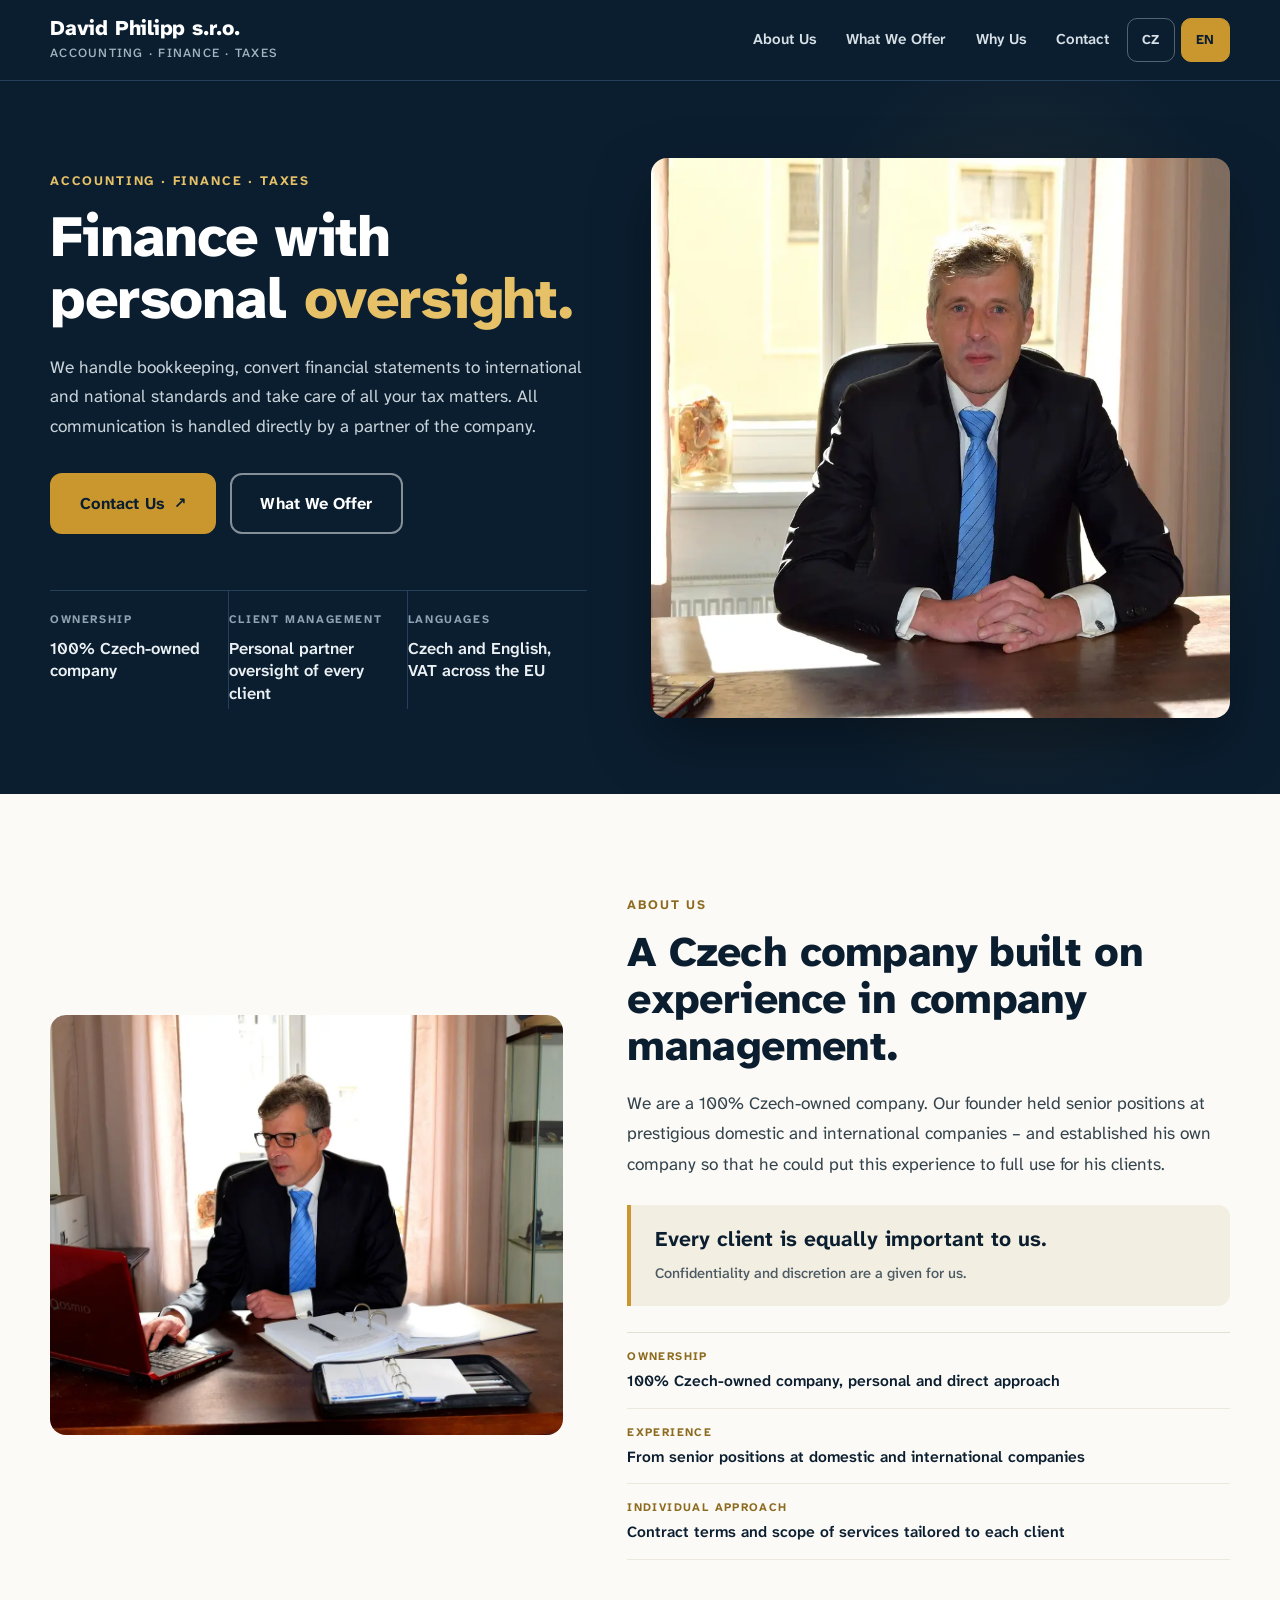
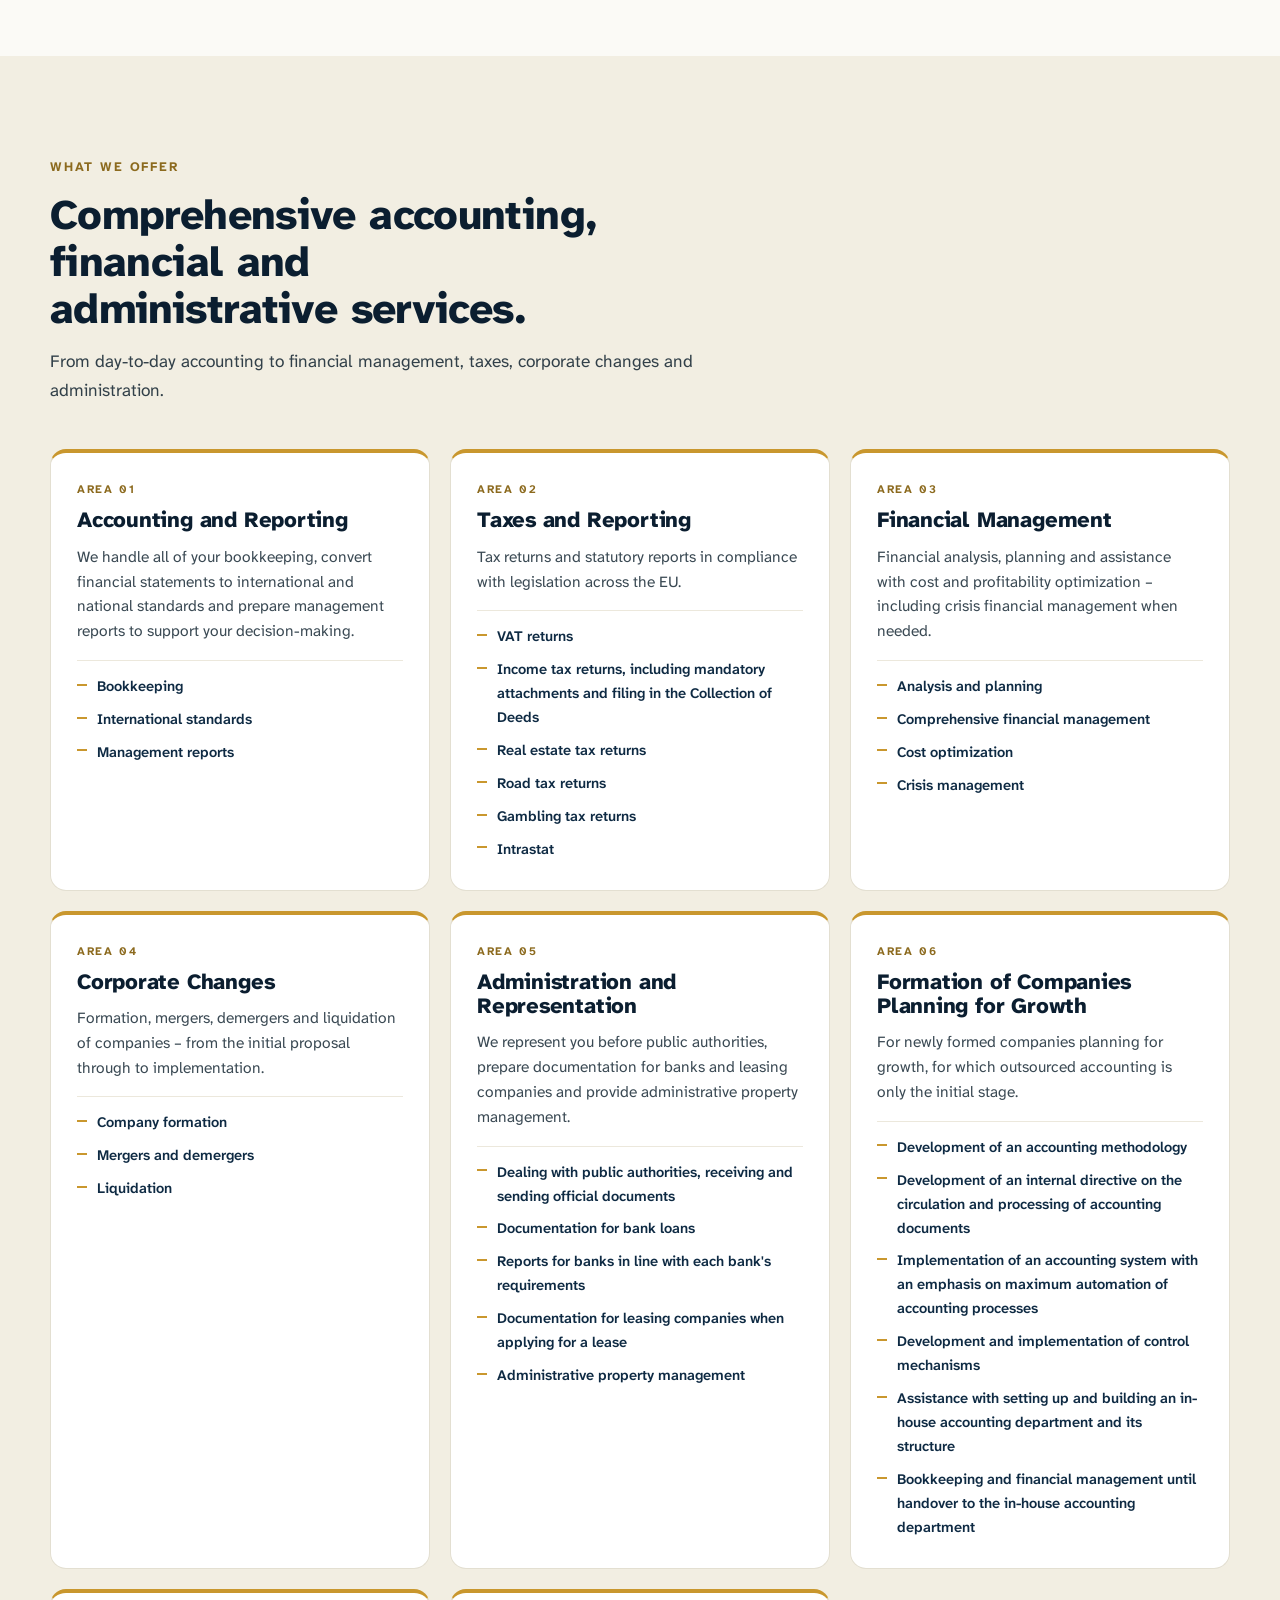
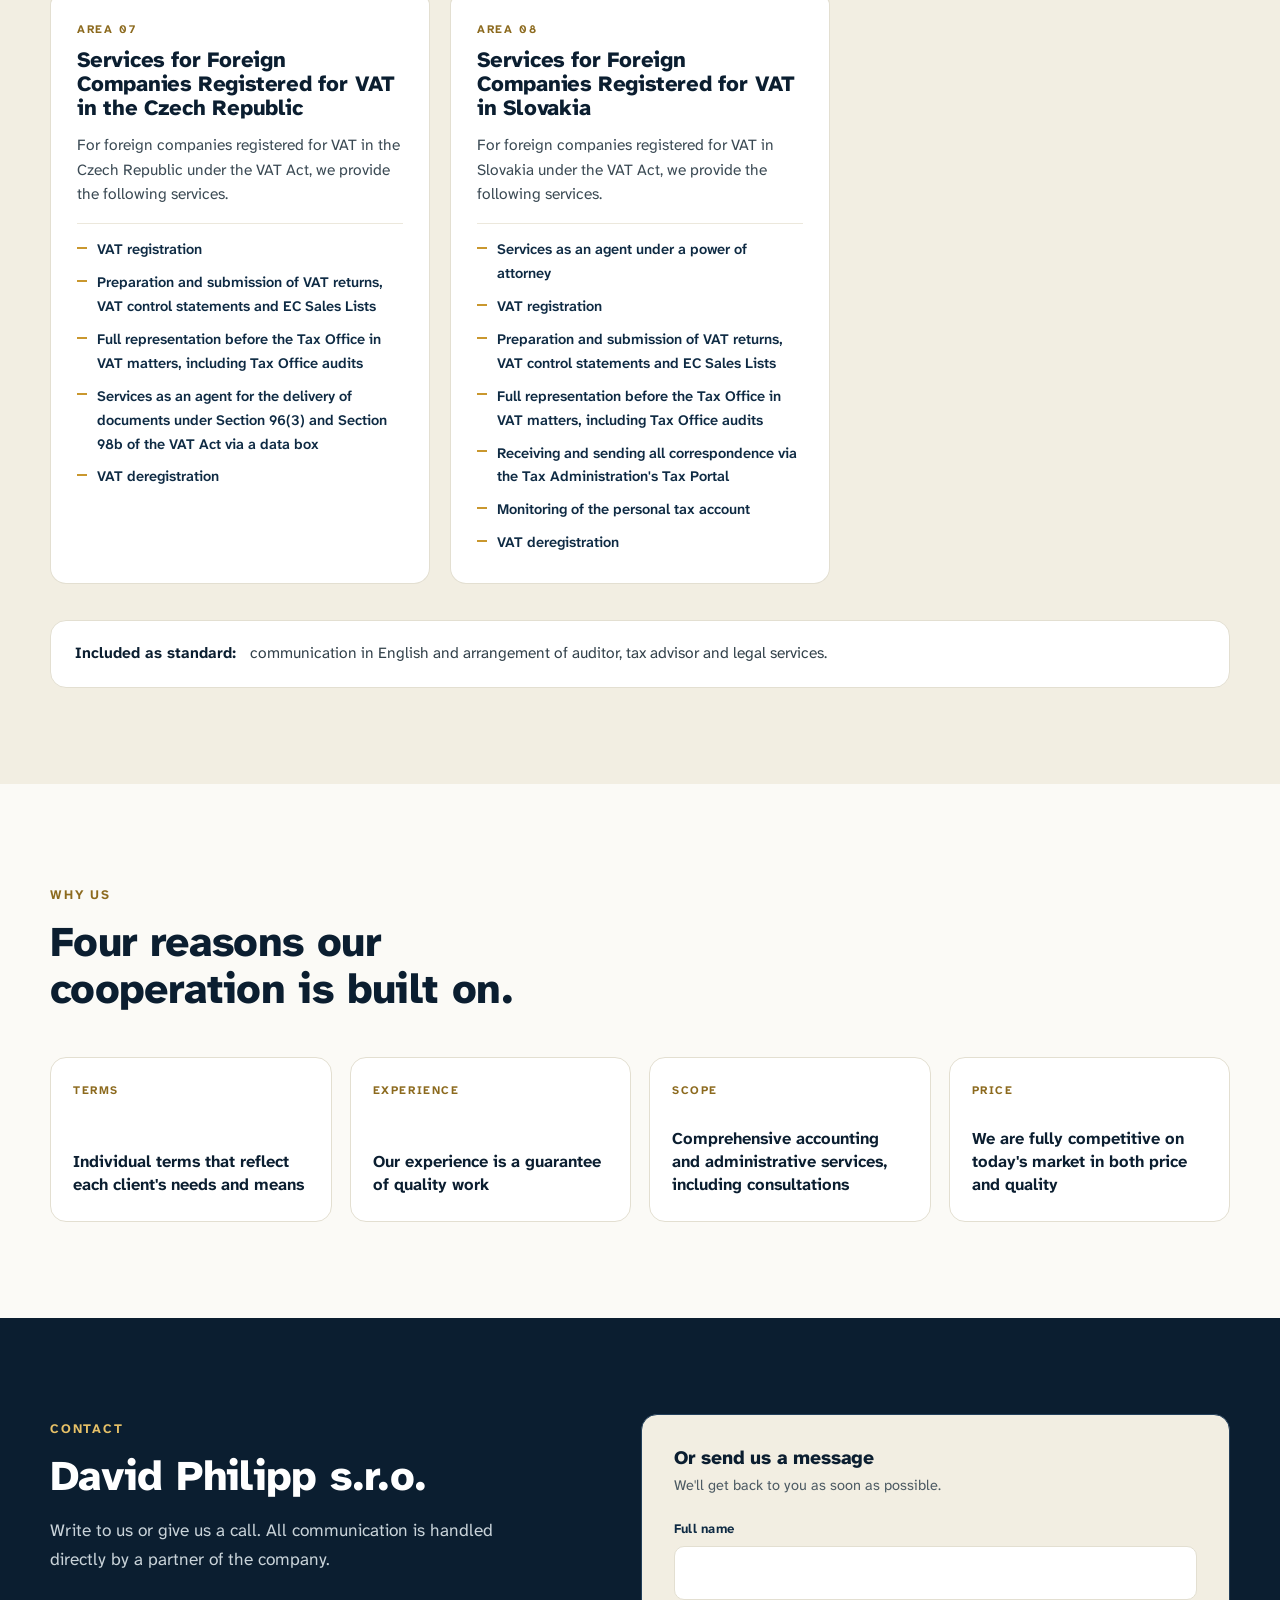
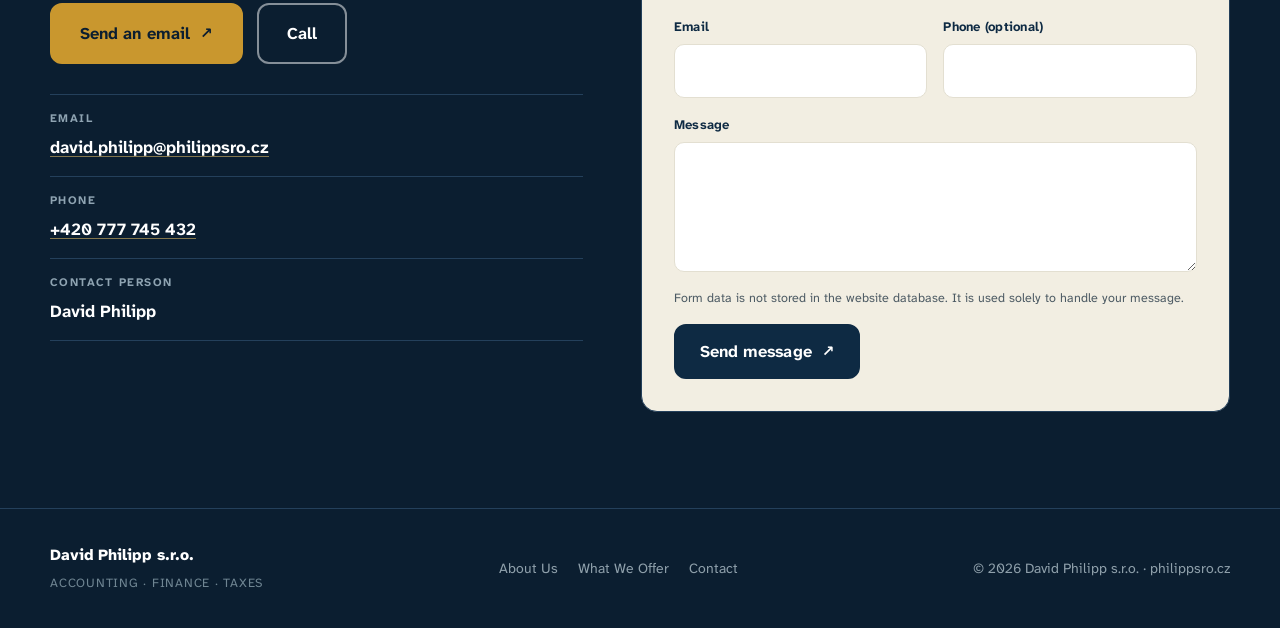
<file: index.html>
<!doctype html>
<html lang="cs">
<head>
<meta charset="utf-8">
<meta name="viewport" content="width=device-width,initial-scale=1">
<meta name="color-scheme" content="light">
<meta name="theme-color" content="#0E2A43">
<title>David Philipp s.r.o. | Účetnictví, finance a daně</title>
<meta name="description" id="metaDesc" content="Vedení účetnictví, převody do mezinárodních a národních standardů a finanční řízení. Osobní dohled partnera nad každou zakázkou.">
<meta name="robots" content="index,follow,max-image-preview:large">
<link rel="canonical" href="https://philippsro.cz/">

<meta property="og:type" content="website">
<meta property="og:site_name" content="David Philipp s.r.o.">
<meta property="og:title" id="ogTitle" content="David Philipp s.r.o. | Účetnictví, finance a daně">
<meta property="og:description" id="ogDesc" content="Účetnictví, daně a finanční řízení s osobním dohledem partnera nad každou zakázkou.">
<meta property="og:url" content="https://philippsro.cz/">
<meta property="og:image" content="https://philippsro.cz/images/david-philipp-kancelar.webp">
<meta property="og:locale" content="cs_CZ">
<meta property="og:locale:alternate" content="en_GB">
<meta name="twitter:card" content="summary_large_image">

<link rel="icon" href="favicon.svg" type="image/svg+xml">
<link rel="stylesheet" href="assets/css/style.css">
<script type="application/ld+json" src="assets/ld.json"></script>
</head>
<body>
<a class="skip" href="#main" data-i18n="skip">Přejít na obsah</a>

<header class="topbar">
  <div class="wrap bar">
    <a class="brand" href="#top" aria-label="David Philipp s.r.o. – úvod">
      <span class="brand-name">David Philipp s.r.o.</span>
      <span class="brand-sub" data-i18n="brandSub">Účetnictví · finance · daně</span>
    </a>

    <div class="bar-right">
      <nav class="nav" id="nav" aria-label="Hlavní navigace" data-i18n-aria="navAria">
        <a href="#o-nas" data-i18n="navAbout">Kdo jsme</a>
        <a href="#sluzby" data-i18n="navServices">Co nabízíme</a>
        <a href="#proc" data-i18n="navWhy">Proč my</a>
        <a href="#kontakt" data-i18n="navContact">Kontakt</a>
      </nav>
      <div class="langs" role="group" aria-label="Jazyk / Language">
        <button class="lang" type="button" data-lang="cs" aria-pressed="true" data-i18n="langCs" aria-label="Přepnout na češtinu">CZ</button>
        <button class="lang" type="button" data-lang="en" aria-pressed="false" data-i18n="langEn" aria-label="Switch to English">EN</button>
      </div>
      <button class="burger" id="burger" type="button" aria-expanded="false" aria-controls="nav" aria-label="Menu" data-i18n-aria="menuAria">
        <span></span><span></span><span></span>
      </button>
    </div>
  </div>
</header>

<main id="main">
<section class="hero dark" id="top">
  <div class="wrap hero-grid">
    <div class="hero-copy">
      <p class="eyebrow" data-i18n="heroKicker">Účetnictví · finance · daně</p>
      <h1 data-i18n-html="heroTitle">Finance s osobním <em>dohledem.</em></h1>
      <p class="lede" data-i18n="heroLede">Vedeme účetnictví, převádíme výkazy do mezinárodních i národních standardů a zajišťujeme kompletní daňovou agendu. Veškerou komunikaci má na starosti přímo partner společnosti.</p>
      <div class="actions">
        <a class="btn btn-gold" href="#kontakt"><span data-i18n="ctaContact">Kontaktovat nás</span><span class="arw" aria-hidden="true">↗</span></a>
        <a class="btn btn-outline-light" href="#sluzby" data-i18n="ctaServices">Co nabízíme</a>
      </div>
      <dl class="ticker">
        <li><dt data-i18n="tick1t">Vlastnictví</dt><dd data-i18n="tick1d">100% česká společnost</dd></li>
        <li><dt data-i18n="tick2t">Vedení zakázky</dt><dd data-i18n="tick2d">Osobní dohled partnera nad každým klientem</dd></li>
        <li><dt data-i18n="tick3t">Jazyky</dt><dd data-i18n="tick3d">Česky a anglicky, DPH v celé EU</dd></li>
      </dl>
    </div>
    <figure class="hero-figure">
      <img src="images/david-philipp-kancelar.webp" width="1280" height="883" alt="David Philipp v kanceláři" data-i18n-alt="heroAlt" fetchpriority="high" decoding="async">
    </figure>
  </div>
</section>

<section class="sec" id="o-nas">
  <div class="wrap about-grid">
    <figure class="about-figure">
      <img src="images/david-philipp-prace.webp" width="1280" height="882" alt="David Philipp při práci s dokumentací" data-i18n-alt="aboutAlt" loading="lazy" decoding="async">
    </figure>
    <div class="about-copy">
      <p class="eyebrow" data-i18n="navAbout">Kdo jsme</p>
      <h2 data-i18n="aboutTitle">Česká společnost postavená na zkušenostech z vedení firem.</h2>
      <p class="body" data-i18n="aboutBody1">Jsme 100% česká společnost. Její zakladatel pracoval na vedoucích pozicích v prestižních domácích i mezinárodních firmách – a založil si vlastní, aby mohl tyto zkušenosti naplno využít pro své klienty.</p>
      <div class="pull">
        <p data-i18n="philQuote">Každý klient je pro nás stejně důležitý.</p>
        <span data-i18n="philP3">Zachování mlčenlivosti a diskrétnost je pro nás samozřejmostí.</span>
      </div>
      <dl class="facts">
        <li><dt data-i18n="fact1t">Vlastnictví</dt><dd data-i18n="fact1d">100% česká společnost, osobní a přímý přístup</dd></li>
        <li><dt data-i18n="fact2t">Zkušenosti</dt><dd data-i18n="fact2d">Z vedoucích pozic v domácích i mezinárodních firmách</dd></li>
        <li><dt data-i18n="fact3t">Individuální přístup</dt><dd data-i18n="fact3d">Smluvní podmínky i rozsah služeb šité na míru klientovi</dd></li>
      </dl>
    </div>
  </div>
</section>

<section class="sec tone" id="sluzby">
  <div class="wrap">
    <div class="head">
      <p class="eyebrow" data-i18n="navServices">Co nabízíme</p>
      <h2 data-i18n="svcTitle">Komplexní účetní, finanční a administrativní servis.</h2>
      <p class="lede" data-i18n="svcLede">Od každodenní účetní agendy po finanční řízení, daně, firemní změny a administrativu.</p>
    </div>

    <div class="cards">
      <article class="card">
        <span class="tag" data-i18n="g1tag">Oblast 01</span>
        <h3 data-i18n="g1">Účetnictví a výkaznictví</h3>
        <p data-i18n="g1sum">Vedeme kompletní účetnictví, převádíme výkazy do mezinárodních i národních standardů a připravujeme manažerské reporty pro vaše rozhodování.</p>
        <ul>
          <li data-i18n="g1b1">Vedení účetnictví</li>
          <li data-i18n="g1b2">Mezinárodní standardy</li>
          <li data-i18n="g1b3">Manažerské výkazy</li>
        </ul>
      </article>

      <article class="card">
        <span class="tag" data-i18n="g2tag">Oblast 02</span>
        <h3 data-i18n="g2">Daně a výkazy</h3>
        <p data-i18n="g2sum">Přiznání k daním a povinné výkazy v souladu s legislativou napříč EU.</p>
        <ul>
          <li data-i18n="g2b1">Přiznání k DPH</li>
          <li data-i18n="g2b2">Přiznání k dani z příjmů včetně povinných příloh a zveřejnění ve sbírce listin</li>
          <li data-i18n="g2b3">Přiznání k dani z nemovitých věcí</li>
          <li data-i18n="g2b4">Přiznání k dani silniční</li>
          <li data-i18n="g2b5">Přiznání k dani z hazardních her</li>
          <li data-i18n="g2b6">Intrastat</li>
        </ul>
      </article>

      <article class="card">
        <span class="tag" data-i18n="g3tag">Oblast 03</span>
        <h3 data-i18n="g3">Finanční řízení</h3>
        <p data-i18n="g3sum">Finanční analýzy, plánování a pomoc s optimalizací nákladů a ziskovosti – v případě potřeby i krizový finanční management.</p>
        <ul>
          <li data-i18n="g3b1">Analýzy a plánování</li>
          <li data-i18n="g3b2">Kompletní finanční management</li>
          <li data-i18n="g3b3">Optimalizace nákladů</li>
          <li data-i18n="g3b4">Krizový management</li>
        </ul>
      </article>

      <article class="card">
        <span class="tag" data-i18n="g4tag">Oblast 04</span>
        <h3 data-i18n="g4">Firemní změny</h3>
        <p data-i18n="g4sum">Založení, fúze, dělení i likvidace společností – od prvního návrhu až po realizaci.</p>
        <ul>
          <li data-i18n="g4b1">Založení firmy</li>
          <li data-i18n="g4b2">Fúze a dělení</li>
          <li data-i18n="g4b3">Likvidace</li>
        </ul>
      </article>

      <article class="card">
        <span class="tag" data-i18n="g5tag">Oblast 05</span>
        <h3 data-i18n="g5">Administrativa a zastupování</h3>
        <p data-i18n="g5sum">Zastupujeme vás před úřady, připravujeme podklady pro banky a leasingové společnosti a zajišťujeme administrativní správu nemovitostí.</p>
        <ul>
          <li data-i18n="g5b1">Jednání s úřady, přejímání úředních dokumentů a zasílání úředních dokumentů</li>
          <li data-i18n="g5b2">Podklady pro bankovní úvěry</li>
          <li data-i18n="g5b3">Výkazy pro banky dle požadavků bankovního ústavu</li>
          <li data-i18n="g5b4">Podklady pro leasingové společnosti při žádosti o leasing</li>
          <li data-i18n="g5b5">Administrativní správa nemovitostí</li>
        </ul>
      </article>

      <article class="card">
        <span class="tag" data-i18n="g6tag">Oblast 06</span>
        <h3 data-i18n="g6">Založení společnosti plánující růst</h3>
        <p data-i18n="g6sum">Pro nově založené společnosti plánující růst, u kterých je externí účetnictví pouze prvotním stádiem.</p>
        <ul>
          <li data-i18n="g6b1">Vypracování metodiky účetnictví</li>
          <li data-i18n="g6b2">Vypracování vnitropodnikové směrnice o oběhu a zpracování účetních dokladů</li>
          <li data-i18n="g6b3">Zavedení účetního systému s důrazem na maximální automatizaci účetních procesů</li>
          <li data-i18n="g6b4">Vypracování a zavedení kontrolních mechanismů</li>
          <li data-i18n="g6b5">Pomoc při zřízení a vybudování interního účetního oddělení a jeho struktury</li>
          <li data-i18n="g6b6">Vedení účetnictví a finanční management až do předání internímu účetnímu oddělení</li>
        </ul>
      </article>

      <article class="card">
        <span class="tag" data-i18n="g7tag">Oblast 07</span>
        <h3 data-i18n="g7">Služby pro zahraniční společnosti registrované k DPH na území České republiky</h3>
        <p data-i18n="g7sum">Pro zahraniční společnosti registrované na základě zákona o DPH k dani na území České republiky poskytujeme následující služby.</p>
        <ul>
          <li data-i18n="g7b1">Registrace k DPH</li>
          <li data-i18n="g7b2">Zpracování a odeslání přiznání k DPH, kontrolního hlášení a souhrnného hlášení</li>
          <li data-i18n="g7b3">Kompletní zastupování před Finančním úřadem ve vztahu k DPH včetně kontrol ze strany Finančního úřadu</li>
          <li data-i18n="g7b4">Služby zmocněnce pro doručování podle § 96 odst. 3 a § 98b zákona o DPH prostřednictvím datové schránky</li>
          <li data-i18n="g7b5">Zrušení registrace k DPH</li>
        </ul>
      </article>

      <article class="card">
        <span class="tag" data-i18n="g8tag">Oblast 08</span>
        <h3 data-i18n="g8">Služby pro zahraniční společnosti registrované k DPH na území Slovenska</h3>
        <p data-i18n="g8sum">Pro zahraniční společnosti registrované na základě zákona o DPH k dani na území Slovenska poskytujeme následující služby.</p>
        <ul>
          <li data-i18n="g8b1">Služby zmocněnce na základě plné moci</li>
          <li data-i18n="g8b2">Registrace k DPH</li>
          <li data-i18n="g8b3">Zpracování a odeslání přiznání k DPH, kontrolního hlášení a souhrnného hlášení</li>
          <li data-i18n="g8b4">Kompletní zastupování před Finančním úřadem ve vztahu k DPH včetně kontrol ze strany Daňového úřadu</li>
          <li data-i18n="g8b5">Přijímání a zasílání veškeré korespondence prostřednictvím Daňového portálu Daňové správy</li>
          <li data-i18n="g8b6">Kontrola osobního daňového účtu</li>
          <li data-i18n="g8b7">Zrušení registrace k DPH</li>
        </ul>
      </article>
    </div>

    <p class="svc-note">
      <strong data-i18n="svcNoteLabel">Samozřejmostí:</strong>
      <span data-i18n="svcNote">komunikace v angličtině a zajištění služeb auditora, daňového poradce a právního servisu.</span>
    </p>
  </div>
</section>

<section class="sec" id="proc">
  <div class="wrap">
    <div class="head">
      <p class="eyebrow" data-i18n="navWhy">Proč my</p>
      <h2 data-i18n="whyTitle">Čtyři důvody, na kterých spolupráce stojí.</h2>
    </div>
    <div class="why-grid">
      <article class="why-card"><span class="tag" data-i18n="why1t">Podmínky</span><p data-i18n="why1d">Individuální podmínky, které zohlední potřeby i možnosti klienta</p></article>
      <article class="why-card"><span class="tag" data-i18n="why2t">Zkušenost</span><p data-i18n="why2d">Naše zkušenosti jsou zárukou kvalitní práce</p></article>
      <article class="why-card"><span class="tag" data-i18n="why3t">Rozsah</span><p data-i18n="why3d">Komplexní servis účetních a administrativních prací včetně konzultací</p></article>
      <article class="why-card"><span class="tag" data-i18n="why4t">Cena</span><p data-i18n="why4d">Cenou i kvalitou jsme plně konkurenceschopní na současném trhu</p></article>
    </div>
  </div>
</section>

<section class="sec dark contact" id="kontakt">
  <div class="wrap contact-grid">
    <div>
      <p class="eyebrow" data-i18n="navContact">Kontakt</p>
      <h2>David Philipp s.r.o.</h2>
      <p class="lede" data-i18n="contactLede">Napište nám nebo zavolejte. Veškerou komunikaci vede přímo partner společnosti.</p>
      <div class="actions">
        <a class="btn btn-gold" href="mailto:david.philipp@philippsro.cz"><span data-i18n="ctaEmail">Napsat e-mail</span><span class="arw" aria-hidden="true">↗</span></a>
        <a class="btn btn-outline-light" href="tel:+420777745432"><span data-i18n="ctaCall">Zavolat</span></a>
      </div>
      <dl class="cdata">
        <li><dt data-i18n="cE">E-mail</dt><dd><a href="mailto:david.philipp@philippsro.cz">david.philipp@philippsro.cz</a></dd></li>
        <li><dt data-i18n="cP">Telefon</dt><dd><a href="tel:+420777745432">+420 777 745 432</a></dd></li>
        <li><dt data-i18n="cN">Kontaktní osoba</dt><dd>David Philipp</dd></li>
      </dl>
    </div>

    <form class="form" id="contactForm" action="contact.php" method="post" accept-charset="UTF-8" novalidate>
      <h3 data-i18n="formTitle">Nebo napište zprávu</h3>
      <p data-i18n="formSub">Ozveme se vám zpět co nejdříve.</p>
      <div class="form-grid">
        <div class="field full">
          <label for="f-name" data-i18n="fName">Jméno a příjmení</label>
          <input id="f-name" name="name" autocomplete="name" maxlength="120" required>
        </div>
        <div class="field">
          <label for="f-email" data-i18n="fEmail">E-mail</label>
          <input id="f-email" name="email" type="email" autocomplete="email" maxlength="254" required>
        </div>
        <div class="field">
          <label for="f-phone" data-i18n="fPhone">Telefon (nepovinné)</label>
          <input id="f-phone" name="phone" type="tel" autocomplete="tel" maxlength="50">
        </div>
        <div class="field full">
          <label for="f-msg" data-i18n="fMsg">Zpráva</label>
          <textarea id="f-msg" name="message" minlength="5" maxlength="5000" required></textarea>
        </div>
        <div class="hp" aria-hidden="true">
          <label for="f-web" data-i18n="fWebsite">Webová stránka</label>
          <input id="f-web" name="website" tabindex="-1" autocomplete="off">
        </div>
        <p class="form-note" data-i18n="fNote">Údaje z formuláře se neukládají do databáze webu. Slouží pouze k vyřízení vaší zprávy.</p>
        <div class="form-foot">
          <button class="btn btn-navy btn-compact" type="submit" id="submitBtn">
            <span data-i18n="fSend">Odeslat zprávu</span><span class="arw" aria-hidden="true">↗</span>
          </button>
          <p class="status" id="status" role="status" aria-live="polite"></p>
        </div>
      </div>
    </form>
  </div>
</section>
</main>

<footer>
  <div class="wrap foot">
    <div>
      <strong>David Philipp s.r.o.</strong>
      <span class="foot-sub" data-i18n="brandSub">Účetnictví · finance · daně</span>
    </div>
    <nav class="foot-links" aria-label="Patička" data-i18n-aria="footAria">
      <a href="#o-nas" data-i18n="navAbout">Kdo jsme</a>
      <a href="#sluzby" data-i18n="navServices">Co nabízíme</a>
      <a href="#kontakt" data-i18n="navContact">Kontakt</a>
    </nav>
    <div>© <span id="year">2026</span> David Philipp s.r.o. · philippsro.cz</div>
  </div>
</footer>

<script src="assets/js/main.js?v=20261022-en2" defer></script>
</body>
</html>
</file>
<file: assets/css/style.css>
/* David Philipp s.r.o. — onepage, self-hosted accessible font, navy + gold */

@font-face{
  font-family:"Atkinson Hyperlegible Next";
  font-style:normal;
  font-weight:200 800;
  font-display:swap;
  src:url("../fonts/AtkinsonHyperlegibleNext-latin-ext.woff2") format("woff2");
  unicode-range:U+0100-02BA,U+02BD-02C5,U+02C7-02CC,U+02CE-02D7,U+02DD-02FF,U+0304,U+0308,U+0329,U+1D00-1DBF,U+1E00-1E9F,U+1EF2-1EFF,U+2020,U+20A0-20AB,U+20AD-20C0,U+2113,U+2C60-2C7F,U+A720-A7FF;
}
@font-face{
  font-family:"Atkinson Hyperlegible Next";
  font-style:normal;
  font-weight:200 800;
  font-display:swap;
  src:url("../fonts/AtkinsonHyperlegibleNext-latin.woff2") format("woff2");
  unicode-range:U+0000-00FF,U+0131,U+0152-0153,U+02BB-02BC,U+02C6,U+02DA,U+02DC,U+0304,U+0308,U+0329,U+2000-206F,U+20AC,U+2122,U+2191,U+2193,U+2212,U+2215,U+FEFF,U+FFFD;
}

:root{
  --navy-900:#0B1E30;
  --navy-800:#0E2A43;
  --navy-700:#17405F;
  --navy-line:#24405B;
  --ink:#16232D;
  --muted:#4C5A63;
  --paper:#FBFAF6;
  --paper-2:#F2EEE2;
  --card:#FFFFFF;
  --rule:#E3DFD1;
  --rule-soft:#ECE8DC;
  --gold:#C9972E;
  --gold-deep:#8C6A1E;
  --gold-bright:#E7C167;
  --max:1180px;
  --pad:clamp(20px,4.5vw,44px);
  --r:16px;
  --rs:12px;
  --font:"Atkinson Hyperlegible Next",system-ui,-apple-system,"Segoe UI",Roboto,Arial,sans-serif;
}
*,*::before,*::after{box-sizing:border-box}
html{-webkit-text-size-adjust:100%;scroll-behavior:smooth}
body{
  margin:0;background:var(--paper);color:var(--ink);
  font-family:var(--font);font-size:17.5px;line-height:1.65;font-weight:400;
  -webkit-font-smoothing:antialiased;overflow-x:hidden;
}
h1,h2,h3{font-family:var(--font);font-weight:800;margin:0;letter-spacing:-.01em;line-height:1.12;color:var(--navy-900)}
p{margin:0}
a{color:inherit;text-decoration:none}
img{display:block;max-width:100%;height:auto}
button,input,textarea{font:inherit;color:inherit}
:focus-visible{outline:3px solid var(--gold-deep);outline-offset:3px;border-radius:4px}
.dark :focus-visible{outline-color:var(--gold-bright)}
section[id]{scroll-margin-top:96px}
@media (prefers-reduced-motion:reduce){
  html{scroll-behavior:auto}
  *,*::before,*::after{animation-duration:.001ms !important;transition-duration:.001ms !important}
}

.wrap{width:min(var(--max),100% - var(--pad)*2);margin-inline:auto}
.skip{position:absolute;left:-9999px;top:0;z-index:300;background:var(--navy-900);color:#fff;padding:14px 20px;font-weight:700;border-radius:0 0 10px 0}
.skip:focus{left:0}

.eyebrow{display:inline-flex;align-items:center;gap:8px;font-size:13px;font-weight:700;letter-spacing:.14em;text-transform:uppercase;color:var(--gold-deep);margin:0 0 14px}
.dark .eyebrow{color:var(--gold-bright)}
.lede{font-size:clamp(17px,1.35vw,19.5px);line-height:1.7;color:#324049}
.dark .lede{color:#C9D3D9}

/* ---------- header ---------- */
.topbar{position:sticky;top:0;z-index:100;background:var(--navy-900);border-bottom:1px solid var(--navy-line)}
.bar{display:flex;flex-wrap:nowrap;align-items:center;justify-content:space-between;gap:14px 24px;padding:14px 0}
.brand{display:flex;flex-direction:column;color:#fff;padding:2px 0;min-width:0;flex:1 1 auto;overflow:hidden}
.brand-name{font-weight:800;font-size:clamp(16px,2.3vw,21px);letter-spacing:-.01em;line-height:1.15;white-space:nowrap;overflow:hidden;text-overflow:ellipsis}
.brand-sub{font-size:12.5px;font-weight:500;letter-spacing:.1em;text-transform:uppercase;color:#9FB3C0;margin-top:3px;white-space:nowrap;overflow:hidden;text-overflow:ellipsis}
.bar-right{display:flex;align-items:center;gap:16px;flex-wrap:nowrap;flex:none}
.nav{display:flex;align-items:center;gap:26px;flex-wrap:wrap}
.nav a{font-size:15px;font-weight:600;color:#D7E0E6;padding:8px 2px;border-bottom:2px solid transparent}
.nav a:hover{color:#fff}
.nav a[aria-current="true"]{color:#fff;border-bottom-color:var(--gold)}
.langs{display:flex;gap:6px;flex:none}
.lang{font-size:13.5px;letter-spacing:.04em;font-weight:700;background:none;border:1.5px solid rgba(255,255,255,.3);border-radius:10px;color:#D7E0E6;padding:9px 14px;cursor:pointer;min-height:44px;min-width:44px}
.lang:hover{border-color:#fff;color:#fff}
.lang[aria-pressed="true"]{color:var(--navy-900);background:var(--gold);border-color:var(--gold)}
.burger{display:none;width:48px;height:48px;border:1.5px solid rgba(255,255,255,.3);background:none;border-radius:10px;cursor:pointer;position:relative;z-index:95;flex:none}
.burger span{position:absolute;left:12px;right:12px;height:2px;background:#fff;border-radius:2px}
.burger span:nth-child(1){top:16px}
.burger span:nth-child(2){top:23px}
.burger span:nth-child(3){top:30px}

/* ---------- hero ---------- */
.hero{background:var(--navy-900);color:#fff;padding:clamp(44px,6vw,84px) 0 clamp(44px,6vw,76px);position:relative;overflow:hidden}
.hero::before{content:"";position:absolute;right:-10%;top:-30%;width:60%;height:160%;background:radial-gradient(closest-side,rgba(201,151,46,.16),transparent 70%);pointer-events:none}
.hero-grid{position:relative;display:grid;grid-template-columns:1fr 1.08fr;gap:clamp(30px,5vw,64px);align-items:center}
h1{font-size:clamp(34px,5vw,58px);line-height:1.08;letter-spacing:-.02em;margin:0;color:#fff}
h1 em{font-style:normal;color:var(--gold-bright)}
.hero .lede{margin-top:22px;max-width:52ch}
.actions{display:flex;flex-wrap:wrap;gap:14px;margin-top:32px}
.btn{display:inline-flex;align-items:center;justify-content:center;gap:10px;min-height:56px;font-size:16.5px;font-weight:700;letter-spacing:.005em;padding:15px 28px;border-radius:var(--rs);border:2px solid transparent;cursor:pointer;text-align:center}
.btn-gold{background:var(--gold);color:var(--navy-900);border-color:var(--gold)}
.btn-gold:hover{background:var(--gold-bright);border-color:var(--gold-bright)}
.btn-outline-light{background:transparent;color:#fff;border-color:rgba(255,255,255,.5)}
.btn-outline-light:hover{border-color:#fff;background:rgba(255,255,255,.08)}
.btn-navy{background:var(--navy-800);color:#fff;border-color:var(--navy-800)}
.btn-navy:hover{background:var(--navy-700);border-color:var(--navy-700)}
.btn-compact{min-height:48px;padding:12px 24px}
.arw{font-size:15px}

.hero-figure{margin:0;position:relative;border-radius:var(--r);overflow:hidden;box-shadow:0 24px 60px rgba(0,0,0,.35)}
.hero-figure img{width:100%;height:clamp(360px,44vw,560px);object-fit:cover;object-position:center 22%}

.ticker{position:relative;list-style:none;margin:clamp(36px,4.5vw,56px) 0 0;padding:0;display:grid;grid-template-columns:repeat(3,1fr);border-top:1px solid var(--navy-line);gap:0}
.ticker li{padding:20px 22px 4px 0;border-right:1px solid var(--navy-line)}
.ticker li:last-child{border-right:0}
.ticker dt{font-size:11.5px;font-weight:700;letter-spacing:.14em;text-transform:uppercase;color:#8FA4B2;margin:0 0 8px}
.ticker dd{margin:0;font-size:clamp(14.5px,1.3vw,16.5px);font-weight:600;color:#EAF0F3;line-height:1.35}

/* ---------- sections ---------- */
.sec{padding:clamp(56px,7.5vw,104px) 0}
.sec.dark{background:var(--navy-900);color:#fff}
.sec.tone{background:var(--paper-2)}
h2{font-size:clamp(28px,3.6vw,42px);max-width:20ch;letter-spacing:-.015em}
.sec.dark h2{color:#fff}
.head{max-width:62ch;margin-bottom:clamp(30px,3.6vw,44px)}
.head .lede{margin-top:14px}

/* about */
.about-grid{display:grid;grid-template-columns:.92fr 1.08fr;gap:clamp(30px,5vw,64px);align-items:center}
.about-figure{margin:0;border-radius:var(--r);overflow:hidden}
.about-figure img{width:100%;height:clamp(320px,34vw,420px);object-fit:cover;object-position:center 20%}
.about-copy p.body{margin-top:18px;font-size:clamp(17px,1.35vw,18.5px);line-height:1.75;color:#33424B}
.pull{margin:26px 0 0;padding:20px 24px;border-left:4px solid var(--gold);background:var(--paper-2);border-radius:0 var(--rs) var(--rs) 0}
.pull p{font-weight:700;font-size:clamp(18px,1.7vw,21px);line-height:1.4;color:var(--navy-900)}
.pull span{display:block;margin-top:8px;font-size:14.5px;font-weight:500;color:var(--muted)}
.facts{list-style:none;margin:26px 0 0;padding:0;border-top:1px solid var(--rule)}
.facts li{padding:15px 0;border-bottom:1px solid var(--rule-soft)}
.facts dt{font-size:11.5px;font-weight:700;letter-spacing:.12em;text-transform:uppercase;color:var(--gold-deep);margin:0 0 4px}
.facts dd{margin:0;font-size:15.5px;font-weight:600;color:var(--navy-900);line-height:1.4}

/* service cards */
.cards{display:grid;grid-template-columns:repeat(3,1fr);gap:20px}
.card{background:var(--card);border:1px solid var(--rule);border-top:4px solid var(--gold);border-radius:var(--r);padding:28px 26px;display:flex;flex-direction:column}
.card .tag{font-size:11.5px;font-weight:700;letter-spacing:.14em;text-transform:uppercase;color:var(--gold-deep);margin:0 0 8px}
.card h3{font-size:clamp(19px,1.7vw,22px);letter-spacing:-.01em;margin-bottom:12px}
.card p{font-size:15.5px;line-height:1.6;color:#3B4A54}
.card ul{list-style:none;margin:16px 0 0;padding:14px 0 0;border-top:1px solid var(--rule-soft);display:flex;flex-direction:column;gap:9px}
.card ul li{font-size:14.5px;font-weight:600;color:var(--navy-800);padding-left:20px;position:relative}
.card ul li::before{content:"";position:absolute;left:0;top:.6em;width:10px;height:2px;background:var(--gold)}
.svc-note{margin-top:clamp(26px,3vw,36px);padding:20px 24px;background:var(--card);border:1px solid var(--rule);border-radius:var(--r);font-size:15.5px;color:#33424B;display:flex;flex-wrap:wrap;gap:8px 14px;align-items:baseline}
.svc-note strong{color:var(--navy-900)}

/* why */
.why-grid{display:grid;grid-template-columns:repeat(4,1fr);gap:18px}
.why-card{background:var(--card);border:1px solid var(--rule);border-radius:var(--r);padding:24px 22px;min-height:150px;display:flex;flex-direction:column;justify-content:space-between}
.why-card .tag{font-size:11.5px;font-weight:700;letter-spacing:.14em;text-transform:uppercase;color:var(--gold-deep)}
.why-card p{font-weight:700;font-size:16.5px;line-height:1.4;color:var(--navy-900);margin-top:26px}

/* contact */
.contact-grid{display:grid;grid-template-columns:.95fr 1.05fr;gap:clamp(32px,4.5vw,68px);align-items:start}
.contact .lede{margin-top:16px;max-width:44ch}
.cdata{list-style:none;margin:30px 0 0;padding:0;border-top:1px solid var(--navy-line)}
.cdata li{padding:15px 0;border-bottom:1px solid var(--navy-line)}
.cdata dt{font-size:11.5px;font-weight:700;letter-spacing:.12em;text-transform:uppercase;color:#8FA4B2;margin:0 0 4px}
.cdata dd{margin:0;font-size:17px;font-weight:700;color:#fff}
.cdata a{text-decoration:underline;text-decoration-color:rgba(231,193,103,.55);text-underline-offset:3px}
.cdata a:hover{color:var(--gold-bright)}
.contact .actions{margin-top:28px}

.form{background:var(--paper-2);color:var(--ink);border-radius:var(--r);padding:clamp(22px,2.8vw,32px);border:1px solid var(--navy-line)}
.form h3{font-size:19px;margin-bottom:6px;color:var(--navy-900)}
.form>p{font-size:14.5px;color:var(--muted);margin-bottom:20px}
.form-grid{display:grid;grid-template-columns:1fr 1fr;gap:16px}
.field{display:grid;gap:7px}
.field.full{grid-column:1/-1}
.field label{font-size:13px;font-weight:700;letter-spacing:.02em;color:var(--navy-800)}
.field input,.field textarea{width:100%;background:#fff;border:1.5px solid var(--rule);border-radius:10px;padding:13px 14px;font-size:15.5px;font-family:var(--font)}
.field textarea{min-height:130px;resize:vertical;line-height:1.55}
.field input:focus,.field textarea:focus{outline:0;border-color:var(--gold-deep);box-shadow:0 0 0 3px rgba(140,106,30,.18)}
.hp{position:absolute;left:-9999px;width:1px;height:1px;overflow:hidden}
.form-note{grid-column:1/-1;font-size:12.5px;line-height:1.6;color:var(--muted);margin:0}
.form-foot{grid-column:1/-1;display:flex;flex-wrap:wrap;align-items:center;gap:16px}
.status{margin:0;font-size:14.5px;font-weight:600;color:var(--muted);min-height:20px}
.status.ok{color:#1E6B4C}
.status.err{color:#9B2C2C}
button[disabled]{opacity:.55;cursor:default}

/* footer */
footer{background:var(--navy-900);color:#8FA0AB;padding:34px 0;font-size:14px;border-top:1px solid var(--navy-line)}
.foot{display:flex;flex-wrap:wrap;justify-content:space-between;gap:20px;align-items:center}
footer strong{color:#fff;font-weight:800;display:block;font-size:15.5px}
.foot-sub{font-size:12.5px;letter-spacing:.06em;text-transform:uppercase;margin-top:4px;display:block;color:#6F8592}
.foot-links{display:flex;gap:20px;flex-wrap:wrap}
.foot-links a:hover{color:#fff}

/* ---------- responsive ---------- */
@media(max-width:980px){
  .hero-grid,.about-grid,.contact-grid{grid-template-columns:1fr}
  .hero-figure{order:-1}
  .why-grid{grid-template-columns:1fr 1fr}
  .cards{grid-template-columns:1fr 1fr}
  .ticker{grid-template-columns:1fr}
  .ticker li{border-right:0;border-top:1px solid var(--navy-line);padding:16px 0 0}
  .ticker li:first-child{border-top:0}
}
@media(max-width:760px){
  .nav{position:fixed;top:0;left:0;right:0;bottom:0;flex-direction:column;align-items:stretch;gap:0;background:var(--navy-900);padding:calc(env(safe-area-inset-top,0px) + 96px) var(--pad) 28px;display:none;overflow-y:auto;z-index:90}
  .nav.open{display:flex}
  .nav a{width:100%;padding:17px 2px;border-bottom:1px solid var(--navy-line);font-size:19px}
  .burger{display:block}
  .why-grid{grid-template-columns:1fr}
  .cards{grid-template-columns:1fr}
  .form-grid{grid-template-columns:1fr}
  .foot{flex-direction:column;align-items:flex-start}
}
@media(max-width:420px){ h1{font-size:30px} }
@media print{
  .topbar,.form,.burger{display:none}
  body,.sec.dark,.hero{background:#fff;color:#000}
}
</file>
